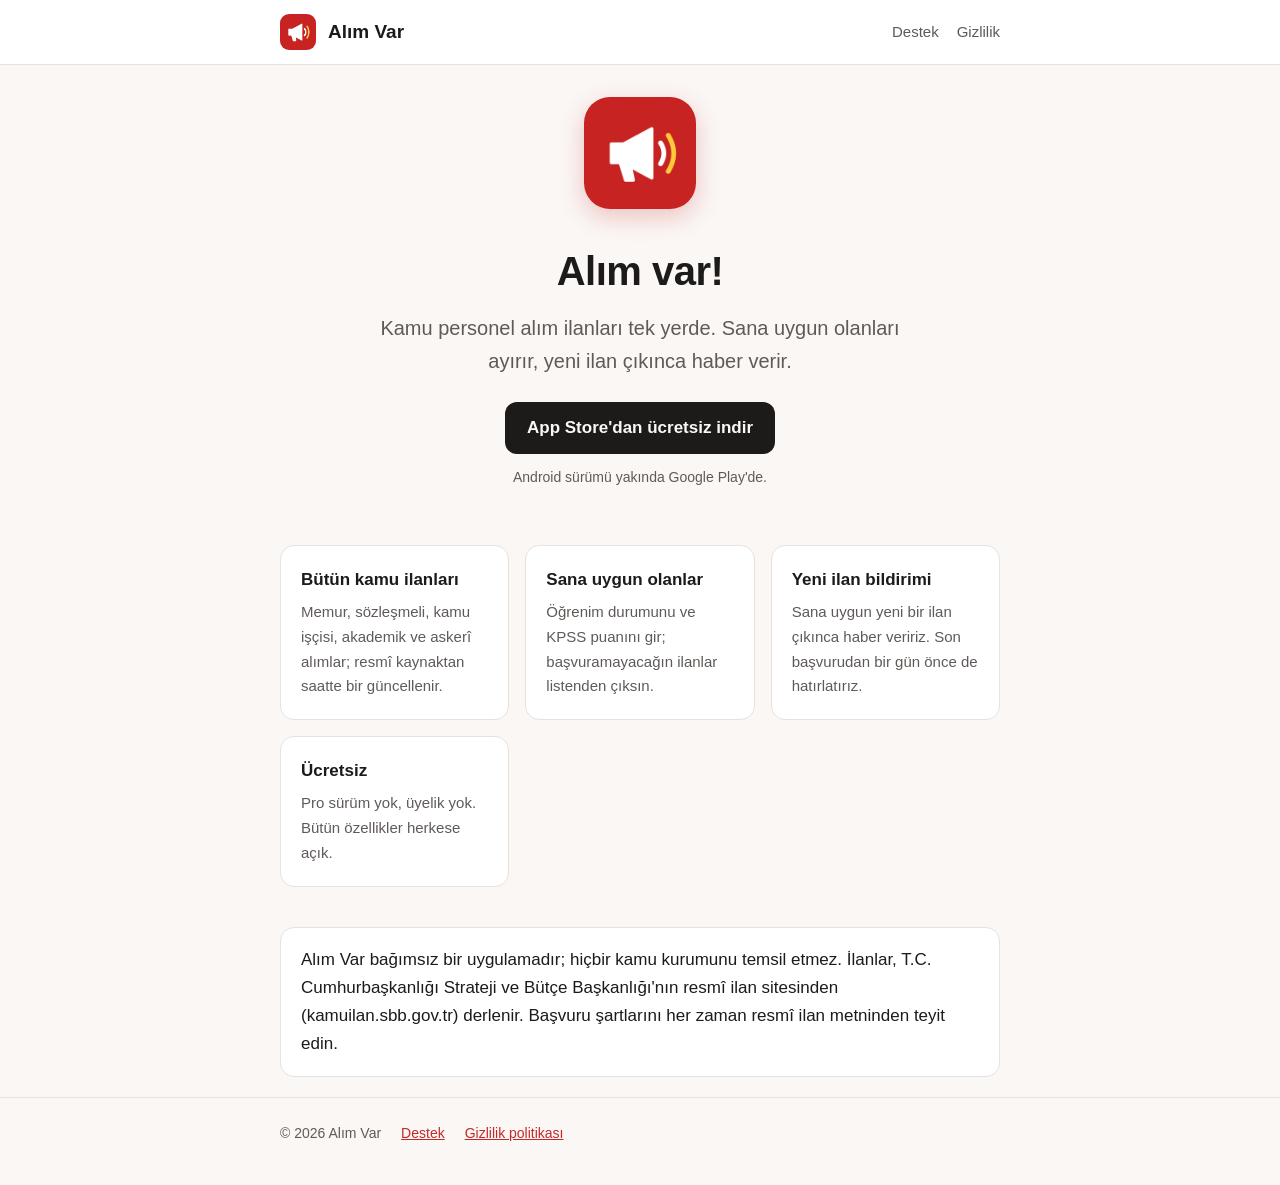
<file: index.html>
<!doctype html>
<html lang="tr">
<head>
  <meta charset="utf-8">
  <meta name="viewport" content="width=device-width, initial-scale=1">
  <title>Alım Var — Kamu ilanları tek yerde</title>
  <meta name="description" content="Memur, sözleşmeli, kamu işçisi ve akademik personel alım ilanları tek uygulamada. Sana uygun ilanları ayırır, yeni ilan çıkınca haber verir. Tamamen ücretsiz.">
  <link rel="icon" href="simge.png">
  <link rel="apple-touch-icon" href="simge.png">
  <link rel="stylesheet" href="stil.css">
  <meta property="og:title" content="Alım Var — Kamu ilanları tek yerde">
  <meta property="og:description" content="Memur, sözleşmeli, kamu işçisi ve akademik personel alım ilanları tek uygulamada. Ücretsiz.">
  <meta property="og:image" content="https://alimvar.com.tr/simge.png">
  <meta property="og:url" content="https://alimvar.com.tr/">
  <script>
    // Uygulamadan paylaşılan bağlantı: iPhone/iPad'den açan doğrudan App Store'a gider (?kal ile sitede kalınır).
    (function () {
      var ua = navigator.userAgent;
      var ios = /iPhone|iPad|iPod/.test(ua) || (ua.indexOf('Macintosh') > -1 && navigator.maxTouchPoints > 1);
      if (ios && location.search.indexOf('kal') === -1) location.replace('https://apps.apple.com/tr/app/id6837452333');
    })();
  </script>
</head>
<body>
  <header class="ust">
    <div class="kapsayici">
      <img src="simge.png" alt="">
      <a class="marka" href="./">Alım Var</a>
      <nav>
        <a href="destek.html">Destek</a>
        <a href="gizlilik.html">Gizlilik</a>
      </nav>
    </div>
  </header>

  <main class="kapsayici">
    <section class="kahraman">
      <img src="simge.png" alt="Alım Var simgesi">
      <h1>Alım var!</h1>
      <p class="alt">Kamu personel alım ilanları tek yerde. Sana uygun olanları ayırır, yeni ilan çıkınca haber verir.</p>
      <a class="rozet" href="https://apps.apple.com/tr/app/id6837452333">App Store'dan ücretsiz indir</a>
      <p class="not">Android sürümü yakında Google Play'de.</p>
    </section>

    <section class="ozellikler">
      <div class="ozellik">
        <h3>Bütün kamu ilanları</h3>
        <p>Memur, sözleşmeli, kamu işçisi, akademik ve askerî alımlar; resmî kaynaktan saatte bir güncellenir.</p>
      </div>
      <div class="ozellik">
        <h3>Sana uygun olanlar</h3>
        <p>Öğrenim durumunu ve KPSS puanını gir; başvuramayacağın ilanlar listenden çıksın.</p>
      </div>
      <div class="ozellik">
        <h3>Yeni ilan bildirimi</h3>
        <p>Sana uygun yeni bir ilan çıkınca haber veririz. Son başvurudan bir gün önce de hatırlatırız.</p>
      </div>
      <div class="ozellik">
        <h3>Ücretsiz</h3>
        <p>Pro sürüm yok, üyelik yok. Bütün özellikler herkese açık.</p>
      </div>
    </section>

    <div class="kutu">
      Alım Var bağımsız bir uygulamadır; hiçbir kamu kurumunu temsil etmez. İlanlar, T.C. Cumhurbaşkanlığı
      Strateji ve Bütçe Başkanlığı'nın resmî ilan sitesinden (kamuilan.sbb.gov.tr) derlenir. Başvuru
      şartlarını her zaman resmî ilan metninden teyit edin.
    </div>
  </main>

  <footer>
    <div class="kapsayici">
      <span>© 2026 Alım Var</span>
      <a href="destek.html">Destek</a>
      <a href="gizlilik.html">Gizlilik politikası</a>
    </div>
  </footer>
</body>
</html>
</file>
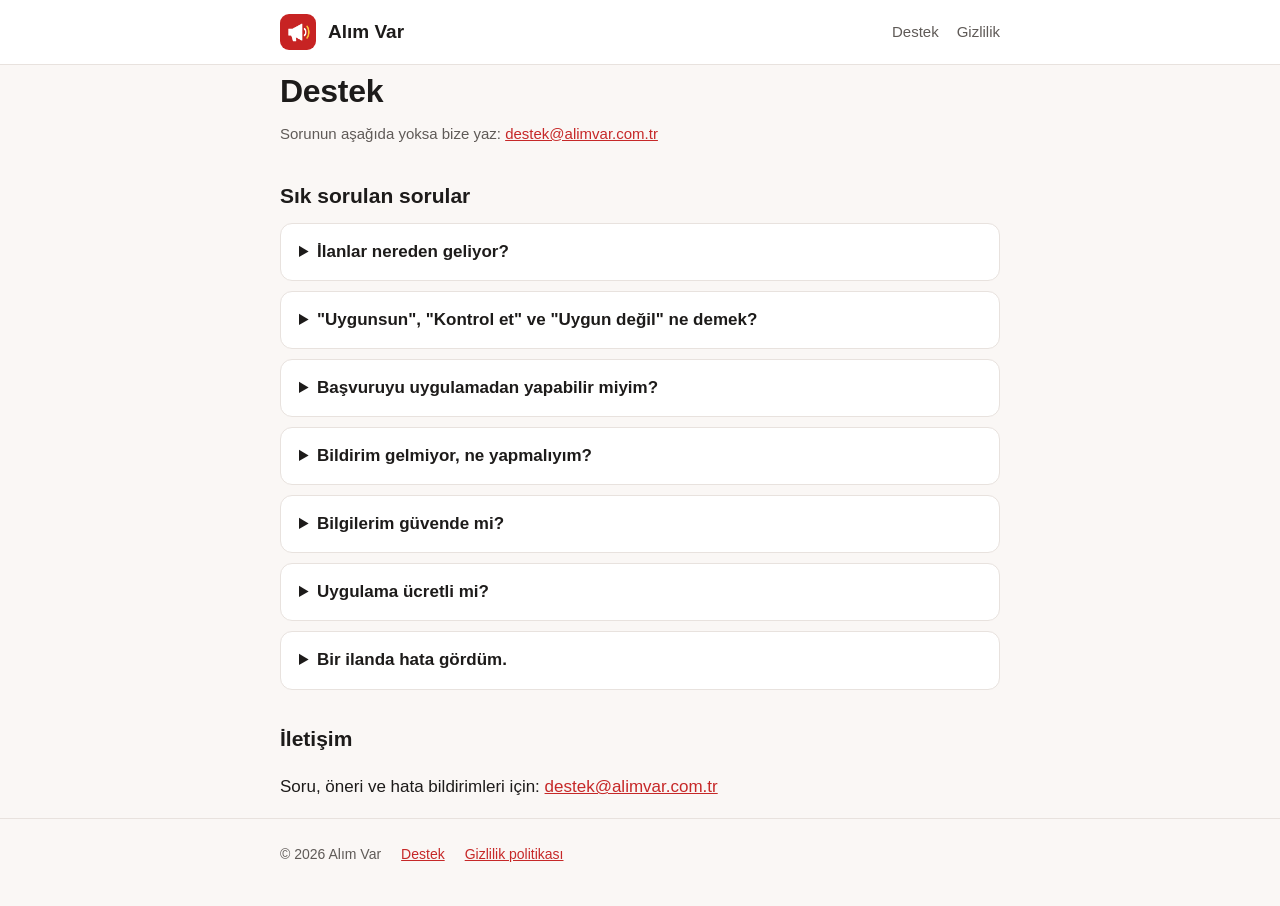
<file: destek.html>
<!doctype html>
<html lang="tr">
<head>
  <meta charset="utf-8">
  <meta name="viewport" content="width=device-width, initial-scale=1">
  <title>Destek — Alım Var</title>
  <meta name="description" content="Alım Var uygulaması için sık sorulan sorular ve iletişim.">
  <link rel="icon" href="simge.png">
  <link rel="stylesheet" href="stil.css">
</head>
<body>
  <header class="ust">
    <div class="kapsayici">
      <img src="simge.png" alt="">
      <a class="marka" href="./">Alım Var</a>
      <nav>
        <a href="destek.html">Destek</a>
        <a href="gizlilik.html">Gizlilik</a>
      </nav>
    </div>
  </header>

  <main class="kapsayici">
    <article>
      <h1>Destek</h1>
      <p class="tarih">Sorunun aşağıda yoksa bize yaz: <a href="mailto:destek@alimvar.com.tr">destek@alimvar.com.tr</a></p>

      <h2>Sık sorulan sorular</h2>

      <details>
        <summary>İlanlar nereden geliyor?</summary>
        <p>İlanlar, T.C. Cumhurbaşkanlığı Strateji ve Bütçe Başkanlığı'nın resmî kamu personeli alım ilanları
        sitesinden (kamuilan.sbb.gov.tr) saatte bir derlenir. Alım Var bağımsız bir uygulamadır, hiçbir kamu
        kurumunu temsil etmez.</p>
      </details>

      <details>
        <summary>"Uygunsun", "Kontrol et" ve "Uygun değil" ne demek?</summary>
        <p><strong>Uygunsun:</strong> İlanın bilinen şartları profiline uyuyor. <strong>Kontrol et:</strong> Bazı
        şartlar (ör. bölüm, puan türü, yaş) ancak resmî ilan metninden öğrenilebiliyor; başvurmadan önce ilanı oku.
        <strong>Uygun değil:</strong> İlan, profilindeki öğrenim ya da puanla kesin olarak uyuşmuyor
        (ör. öğretim üyesi kadroları doktora gerektirir).</p>
      </details>

      <details>
        <summary>Başvuruyu uygulamadan yapabilir miyim?</summary>
        <p>Hayır. Alım Var ilanları bulmanı ve takip etmeni kolaylaştırır; başvuru her zaman ilanı yayımlayan
        kurumun belirttiği resmî kanaldan (çoğunlukla e-Devlet, Kariyer Kapısı, İŞKUR ya da kurumun sitesi) yapılır.</p>
      </details>

      <details>
        <summary>Bildirim gelmiyor, ne yapmalıyım?</summary>
        <p>Profilim ekranında "Yeni ilan bildirimleri"nin açık olduğundan ve iOS Ayarlar → Bildirimler → Alım Var
        altında bildirimlere izin verildiğinden emin ol. Yeni ilan kontrolünün zamanını iOS belirler; bildirimler
        ilan yayımlandıktan birkaç saat sonra gelebilir. Uygulamayı ara sıra açmak kontrolleri sıklaştırır.</p>
      </details>

      <details>
        <summary>Bilgilerim güvende mi?</summary>
        <p>Evet. Profilin yalnızca telefonunda saklanır, hiçbir sunucuya gönderilmez. Ayrıntılar için
        <a href="gizlilik.html">gizlilik politikasına</a> bakabilirsin.</p>
      </details>

      <details>
        <summary>Uygulama ücretli mi?</summary>
        <p>Hayır. Bütün özellikler ücretsiz; uygulama reklam gelirleriyle ayakta durur.</p>
      </details>

      <details>
        <summary>Bir ilanda hata gördüm.</summary>
        <p>İlanın adını ve kurumunu bize yazarsan kontrol edip düzeltiriz. Kesin bilgi için her zaman resmî ilan
        metnini esas al.</p>
      </details>

      <h2>İletişim</h2>
      <p>Soru, öneri ve hata bildirimleri için: <a href="mailto:destek@alimvar.com.tr">destek@alimvar.com.tr</a></p>
    </article>
  </main>

  <footer>
    <div class="kapsayici">
      <span>© 2026 Alım Var</span>
      <a href="destek.html">Destek</a>
      <a href="gizlilik.html">Gizlilik politikası</a>
    </div>
  </footer>
</body>
</html>
</file>
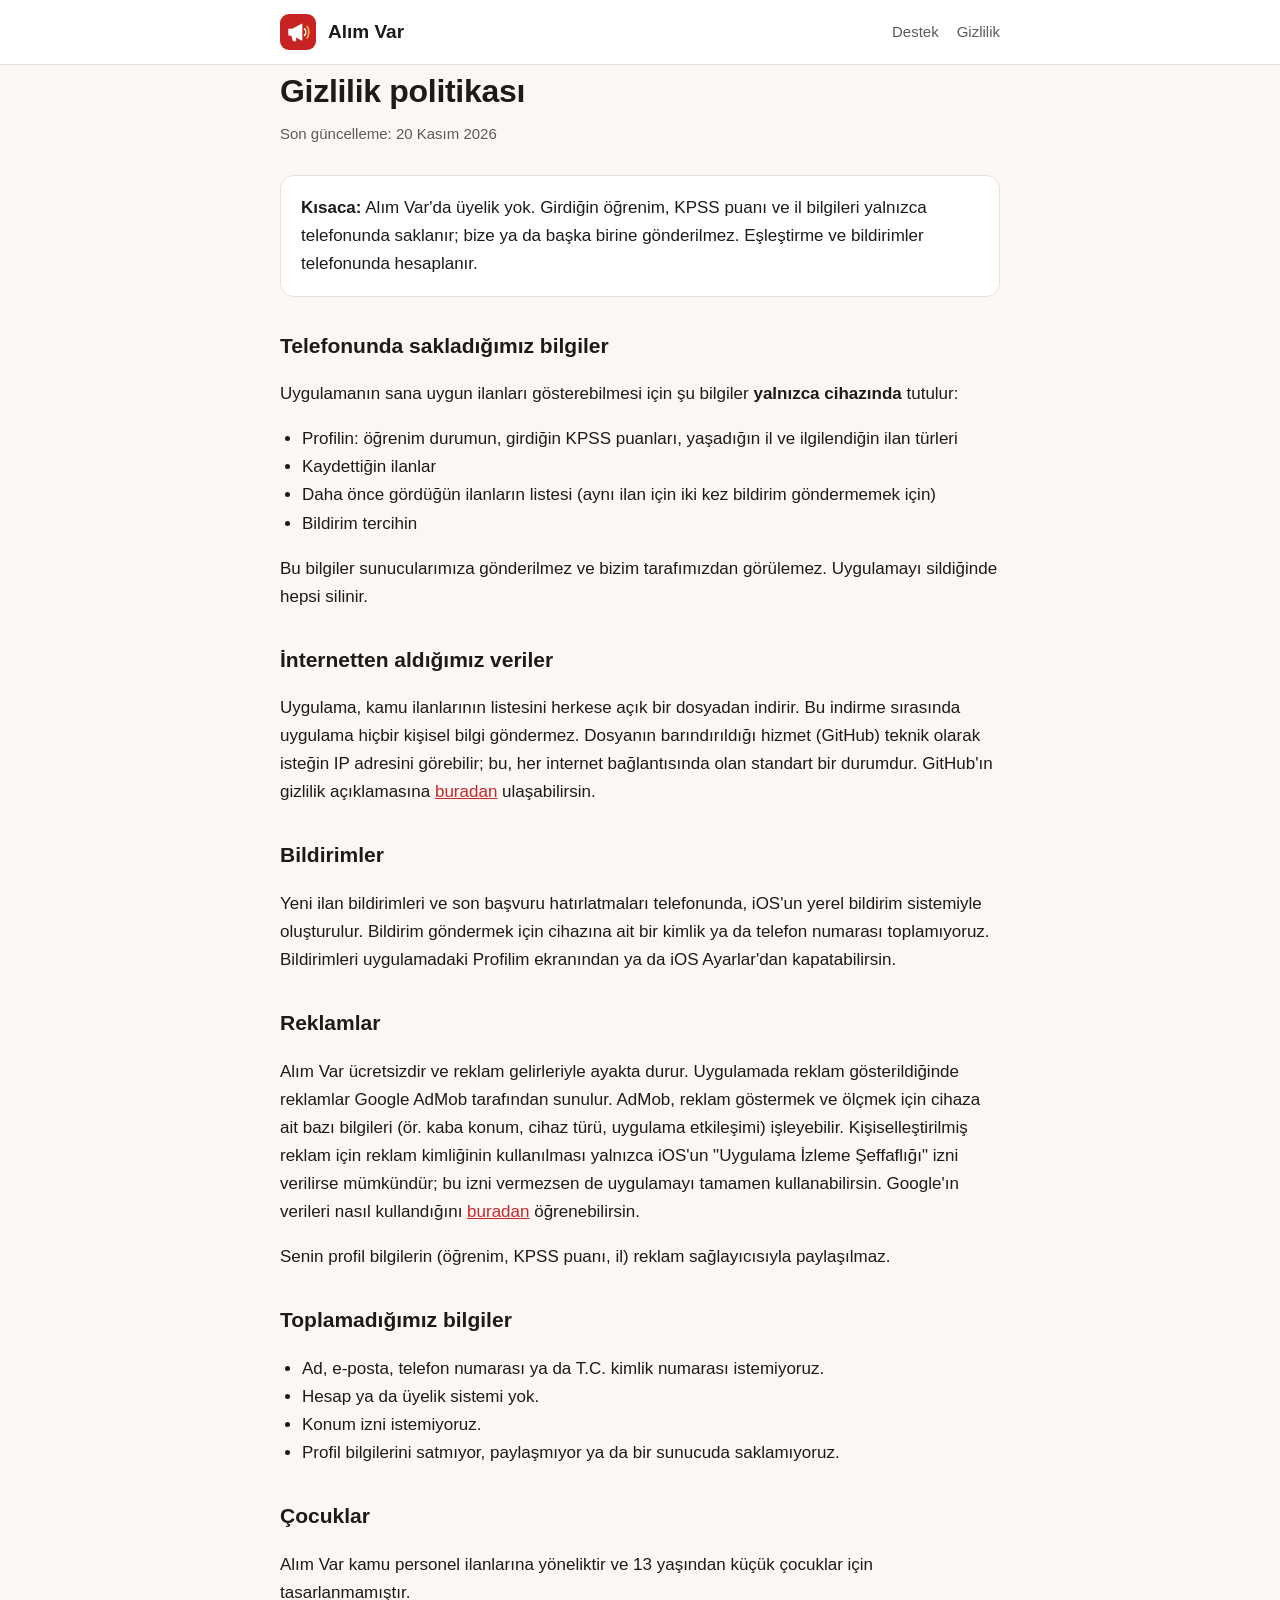
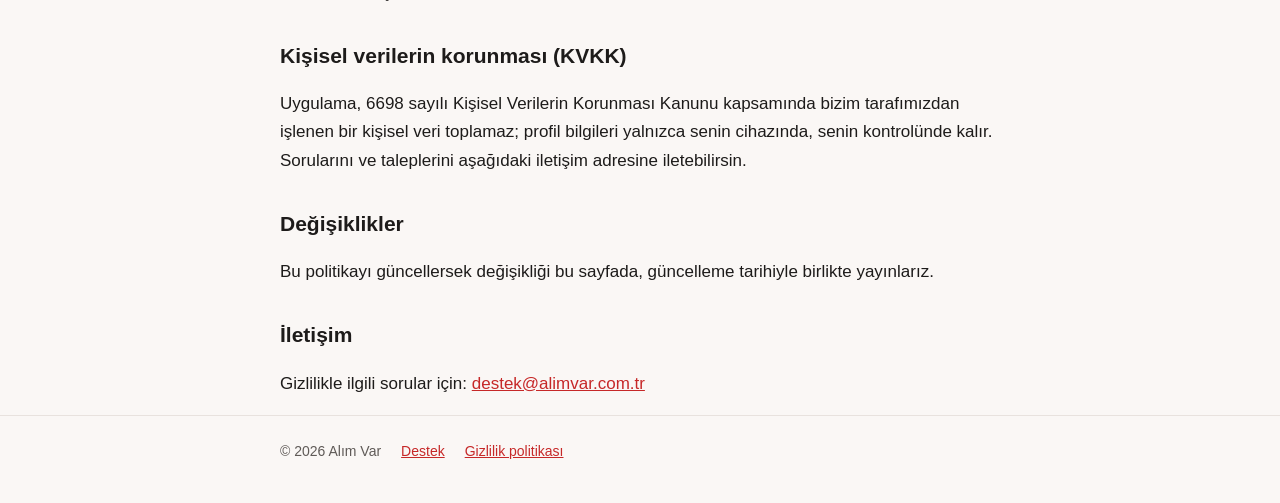
<file: gizlilik.html>
<!doctype html>
<html lang="tr">
<head>
  <meta charset="utf-8">
  <meta name="viewport" content="width=device-width, initial-scale=1">
  <title>Gizlilik Politikası — Alım Var</title>
  <meta name="description" content="Alım Var uygulamasının gizlilik politikası.">
  <link rel="icon" href="simge.png">
  <link rel="stylesheet" href="stil.css">
</head>
<body>
  <header class="ust">
    <div class="kapsayici">
      <img src="simge.png" alt="">
      <a class="marka" href="./">Alım Var</a>
      <nav>
        <a href="destek.html">Destek</a>
        <a href="gizlilik.html">Gizlilik</a>
      </nav>
    </div>
  </header>

  <main class="kapsayici">
    <article>
      <h1>Gizlilik politikası</h1>
      <p class="tarih">Son güncelleme: 20 Kasım 2026</p>

      <div class="kutu">
        <strong>Kısaca:</strong> Alım Var'da üyelik yok. Girdiğin öğrenim, KPSS puanı ve il bilgileri
        yalnızca telefonunda saklanır; bize ya da başka birine gönderilmez. Eşleştirme ve bildirimler
        telefonunda hesaplanır.
      </div>

      <h2>Telefonunda sakladığımız bilgiler</h2>
      <p>Uygulamanın sana uygun ilanları gösterebilmesi için şu bilgiler <strong>yalnızca cihazında</strong> tutulur:</p>
      <ul>
        <li>Profilin: öğrenim durumun, girdiğin KPSS puanları, yaşadığın il ve ilgilendiğin ilan türleri</li>
        <li>Kaydettiğin ilanlar</li>
        <li>Daha önce gördüğün ilanların listesi (aynı ilan için iki kez bildirim göndermemek için)</li>
        <li>Bildirim tercihin</li>
      </ul>
      <p>Bu bilgiler sunucularımıza gönderilmez ve bizim tarafımızdan görülemez. Uygulamayı sildiğinde hepsi silinir.</p>

      <h2>İnternetten aldığımız veriler</h2>
      <p>
        Uygulama, kamu ilanlarının listesini herkese açık bir dosyadan indirir. Bu indirme sırasında
        uygulama hiçbir kişisel bilgi göndermez. Dosyanın barındırıldığı hizmet (GitHub) teknik olarak
        isteğin IP adresini görebilir; bu, her internet bağlantısında olan standart bir durumdur.
        GitHub'ın gizlilik açıklamasına <a href="https://docs.github.com/site-policy/privacy-policies/github-general-privacy-statement">buradan</a> ulaşabilirsin.
      </p>

      <h2>Bildirimler</h2>
      <p>
        Yeni ilan bildirimleri ve son başvuru hatırlatmaları telefonunda, iOS'un yerel bildirim sistemiyle
        oluşturulur. Bildirim göndermek için cihazına ait bir kimlik ya da telefon numarası toplamıyoruz.
        Bildirimleri uygulamadaki Profilim ekranından ya da iOS Ayarlar'dan kapatabilirsin.
      </p>

      <h2>Reklamlar</h2>
      <p>
        Alım Var ücretsizdir ve reklam gelirleriyle ayakta durur. Uygulamada reklam gösterildiğinde reklamlar
        Google AdMob tarafından sunulur. AdMob, reklam göstermek ve ölçmek için cihaza ait bazı bilgileri
        (ör. kaba konum, cihaz türü, uygulama etkileşimi) işleyebilir. Kişiselleştirilmiş reklam için
        reklam kimliğinin kullanılması yalnızca iOS'un "Uygulama İzleme Şeffaflığı" izni verilirse mümkündür;
        bu izni vermezsen de uygulamayı tamamen kullanabilirsin.
        Google'ın verileri nasıl kullandığını <a href="https://policies.google.com/technologies/partner-sites?hl=tr">buradan</a> öğrenebilirsin.
      </p>
      <p>Senin profil bilgilerin (öğrenim, KPSS puanı, il) reklam sağlayıcısıyla paylaşılmaz.</p>

      <h2>Toplamadığımız bilgiler</h2>
      <ul>
        <li>Ad, e-posta, telefon numarası ya da T.C. kimlik numarası istemiyoruz.</li>
        <li>Hesap ya da üyelik sistemi yok.</li>
        <li>Konum izni istemiyoruz.</li>
        <li>Profil bilgilerini satmıyor, paylaşmıyor ya da bir sunucuda saklamıyoruz.</li>
      </ul>

      <h2>Çocuklar</h2>
      <p>Alım Var kamu personel ilanlarına yöneliktir ve 13 yaşından küçük çocuklar için tasarlanmamıştır.</p>

      <h2>Kişisel verilerin korunması (KVKK)</h2>
      <p>
        Uygulama, 6698 sayılı Kişisel Verilerin Korunması Kanunu kapsamında bizim tarafımızdan işlenen bir kişisel
        veri toplamaz; profil bilgileri yalnızca senin cihazında, senin kontrolünde kalır. Sorularını ve
        taleplerini aşağıdaki iletişim adresine iletebilirsin.
      </p>

      <h2>Değişiklikler</h2>
      <p>Bu politikayı güncellersek değişikliği bu sayfada, güncelleme tarihiyle birlikte yayınlarız.</p>

      <h2>İletişim</h2>
      <p>Gizlilikle ilgili sorular için: <a href="mailto:destek@alimvar.com.tr">destek@alimvar.com.tr</a></p>
    </article>
  </main>

  <footer>
    <div class="kapsayici">
      <span>© 2026 Alım Var</span>
      <a href="destek.html">Destek</a>
      <a href="gizlilik.html">Gizlilik politikası</a>
    </div>
  </footer>
</body>
</html>
</file>
<file: stil.css>
:root {
  --kirmizi: #C62828;
  --kirmizi-koyu: #8E1B1B;
  --sari: #FFC83D;
  --zemin: #FAF7F5;
  --kart: #FFFFFF;
  --yazi: #1D1B1A;
  --yazi-ikincil: #5F5A57;
  --cizgi: #E8E2DE;
}
@media (prefers-color-scheme: dark) {
  :root {
    --zemin: #161312;
    --kart: #211D1C;
    --yazi: #F3EFEC;
    --yazi-ikincil: #B4ADA8;
    --cizgi: #36302E;
  }
}
* { box-sizing: border-box; }
body {
  margin: 0;
  font-family: -apple-system, BlinkMacSystemFont, "Segoe UI", Roboto, "Helvetica Neue", Arial, sans-serif;
  background: var(--zemin);
  color: var(--yazi);
  line-height: 1.65;
  font-size: 17px;
}
a { color: var(--kirmizi); }
@media (prefers-color-scheme: dark) { a { color: #FF8A80; } }
.kapsayici { max-width: 760px; margin: 0 auto; padding: 0 20px; }
header.ust {
  border-bottom: 1px solid var(--cizgi);
  background: var(--kart);
}
header.ust .kapsayici { display: flex; align-items: center; gap: 12px; height: 64px; }
header.ust img { width: 36px; height: 36px; border-radius: 9px; }
header.ust a.marka { font-weight: 700; font-size: 19px; color: var(--yazi); text-decoration: none; }
header.ust nav { margin-left: auto; display: flex; gap: 18px; font-size: 15px; }
header.ust nav a { color: var(--yazi-ikincil); text-decoration: none; }
header.ust nav a:hover { color: var(--yazi); }
main { padding: 40px 0 64px; }
.kahraman { text-align: center; padding: 32px 0 16px; }
.kahraman img { width: 112px; height: 112px; border-radius: 26px; box-shadow: 0 8px 24px rgba(198, 40, 40, .25); }
.kahraman h1 { font-size: 40px; margin: 20px 0 8px; letter-spacing: -0.5px; }
.kahraman p.alt { font-size: 20px; color: var(--yazi-ikincil); margin: 0 auto 24px; max-width: 520px; }
.rozet {
  display: inline-block; background: var(--yazi); color: var(--zemin);
  padding: 12px 22px; border-radius: 12px; font-weight: 600; text-decoration: none;
}
.not { margin: 12px 0 0; color: var(--yazi-ikincil); font-size: 14px; }
.ozellikler { display: grid; grid-template-columns: repeat(auto-fit, minmax(220px, 1fr)); gap: 16px; margin: 40px 0; }
.ozellik { background: var(--kart); border: 1px solid var(--cizgi); border-radius: 14px; padding: 20px; }
.ozellik h3 { margin: 0 0 6px; font-size: 17px; }
.ozellik p { margin: 0; color: var(--yazi-ikincil); font-size: 15px; }
article h1 { font-size: 32px; margin: 0 0 4px; letter-spacing: -0.3px; }
article .tarih { color: var(--yazi-ikincil); font-size: 15px; margin: 0 0 28px; }
article h2 { font-size: 21px; margin: 32px 0 8px; }
article ul { padding-left: 22px; }
.kutu { background: var(--kart); border: 1px solid var(--cizgi); border-radius: 14px; padding: 18px 20px; margin: 20px 0; }
details { background: var(--kart); border: 1px solid var(--cizgi); border-radius: 12px; padding: 14px 18px; margin: 10px 0; }
details summary { cursor: pointer; font-weight: 600; }
details p { margin: 10px 0 0; color: var(--yazi-ikincil); }
footer { border-top: 1px solid var(--cizgi); padding: 24px 0 40px; color: var(--yazi-ikincil); font-size: 14px; }
footer .kapsayici { display: flex; flex-wrap: wrap; gap: 8px 20px; }
@media (max-width: 520px) {
  .kahraman h1 { font-size: 32px; }
  header.ust nav { gap: 12px; font-size: 14px; }
}
</file>
